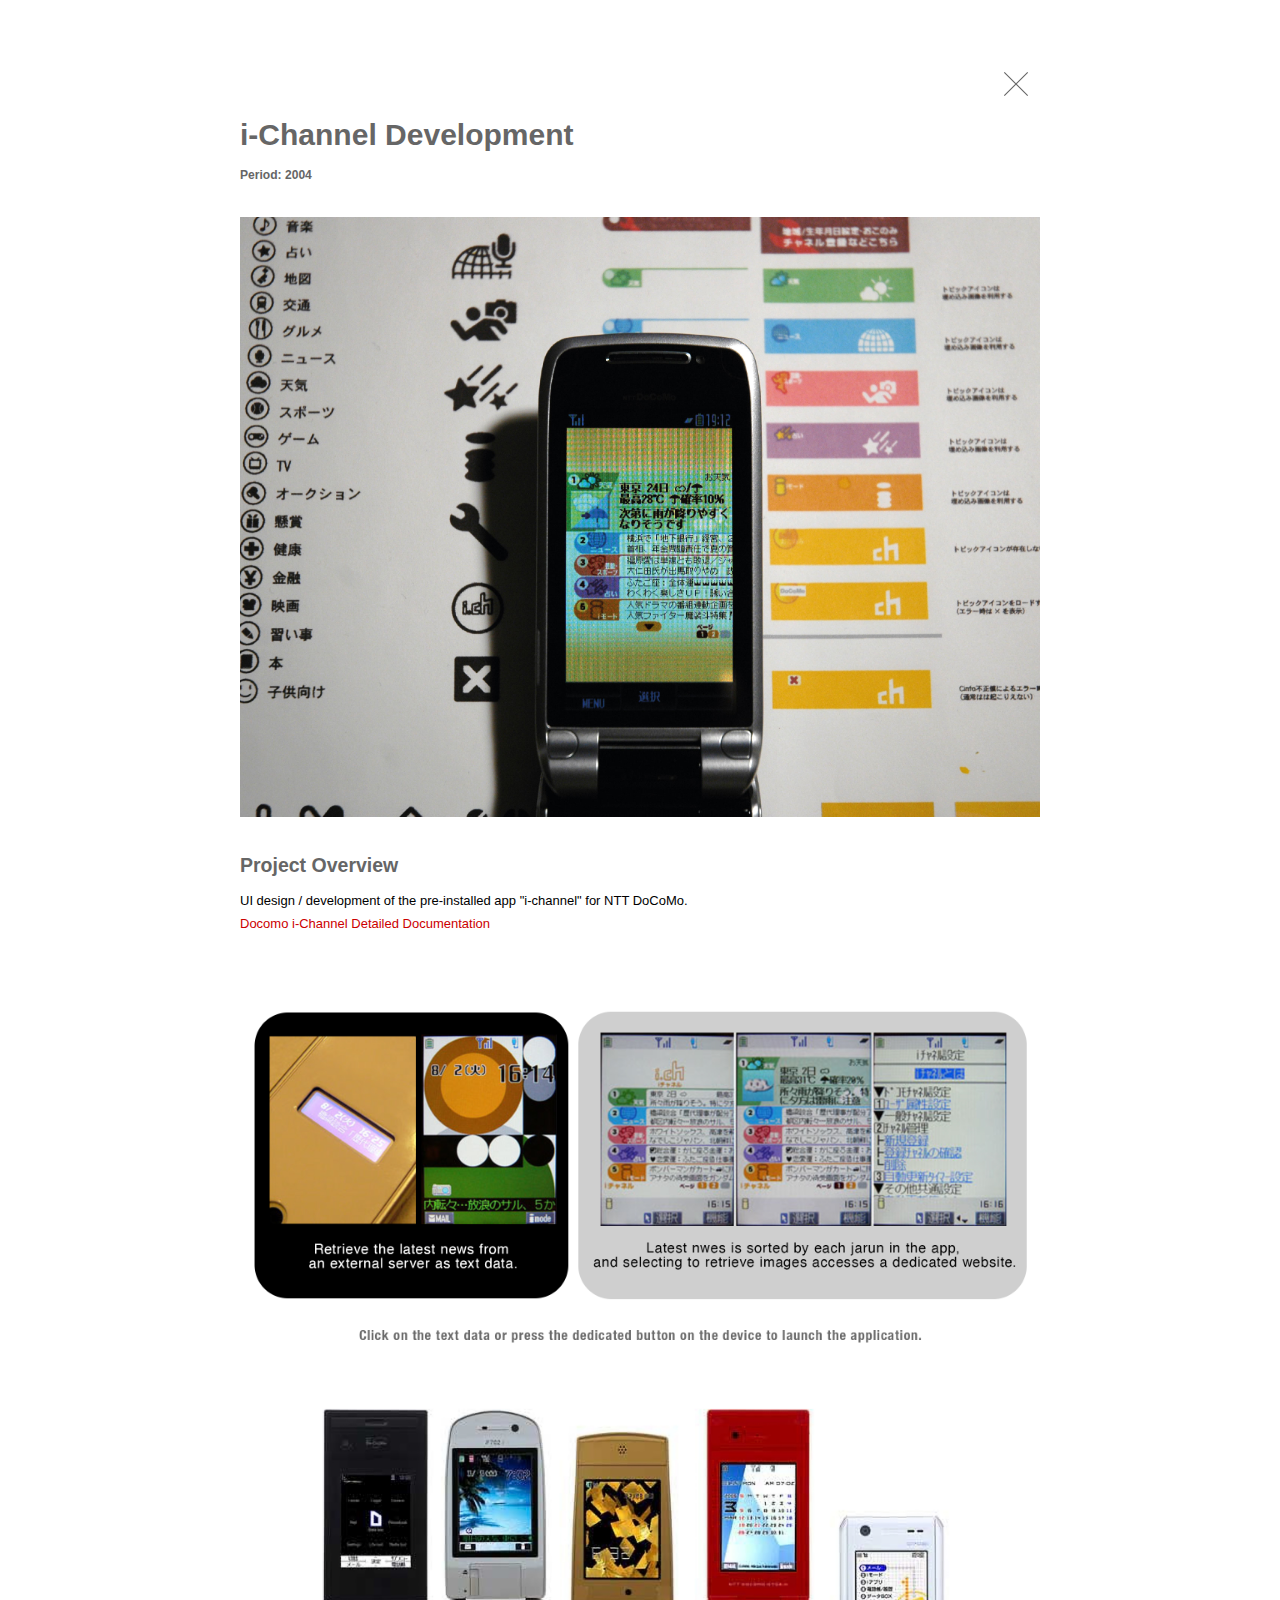
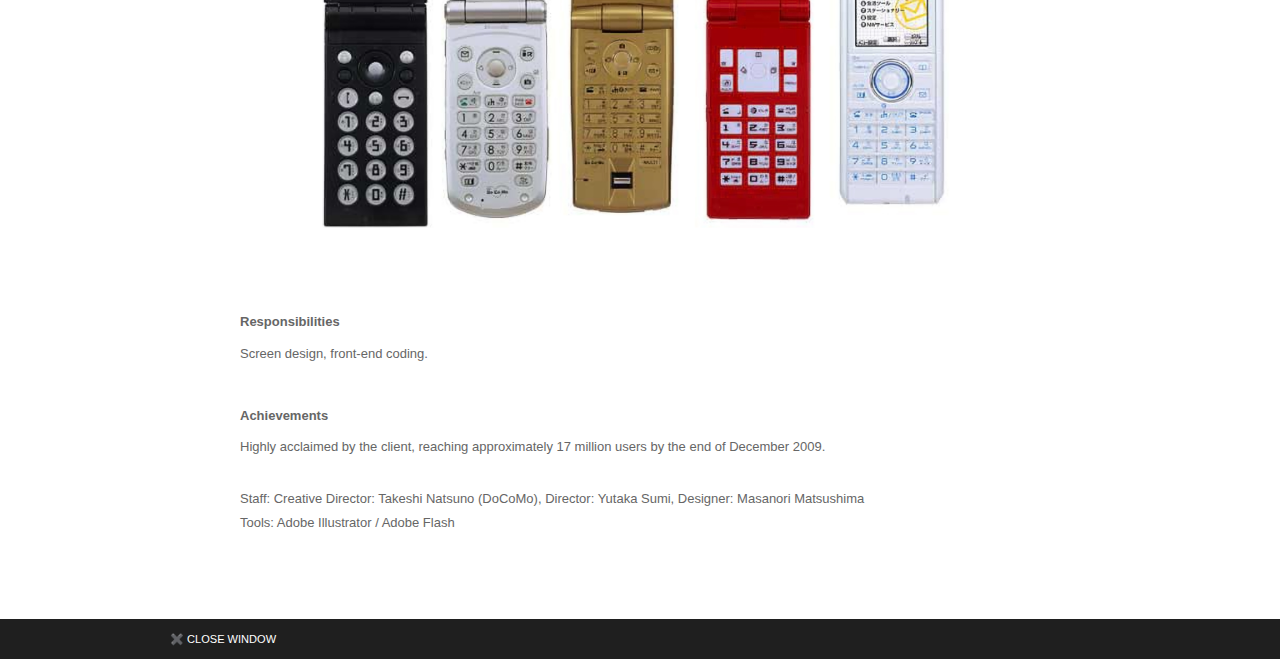
<file: 01_AppUIDesignDevelopment.html>
<!DOCTYPE html>
<html>
<head>
	<meta http-equiv="Content-Type" content="text/html; charset=UTF-8">
	<meta charset="utf-8">
	<title>App UI Design/Development:</title>
	<meta name="description" content="Portfolio">
	<meta name="viewport" content="width=device-width, user-scalable=no, initial-scale=1.0, minimum-scale=1.0, maximum-scale=1.0">
	<meta name="format-detection" content="telephone=no">
	<link rel="shortcut icon" href="./html_files/UI/favicon.ico" type="image/vnd.microsoft.icon">
	<link rel="icon" href="./html_files/UI/favicon.ico" type="image/vnd.microsoft.icon">
	<link rel="apple-touch-icon-precomposed" href="./html_files/UI/apple-touch-icon.png">
	<link rel="stylesheet" href="./html_files/css/reset.css" media="all">
	<link rel="stylesheet" href="./html_files/css/bg.css" media="all">
	<link rel="stylesheet" href="./html_files/css/layout.css" media="all">
	<link rel="stylesheet" type="text/css" href="./html_files/css/tablet.css" media="screen and (max-width: 800px)">
	<link rel="stylesheet" type="text/css" href="./html_files/css/sp.css" media="screen and (max-width: 640px)">
	<link rel="stylesheet" href="./html_files/css/style.css">
</head>

<section id="works" class="group">
	<div class="contents worksin">
		<div style="text-align:right;">
			<a href="javascript:;" onclick="window.open('','_self').close(); return false;"><img src="./html_files/UI/close.svg" width="32" height="32"></a>
		</div>
			<h1>i-Channel Development</h1>
			<p class="date">Period: 2004</p>
			<p class="worksmain">

				<article class="article">
					<img src="./html_files/image/01/ichannal.jpg" alt="">

					<h2 class="title clear"><br>Project Overview<br></h2>
					<div class="body">
						<p>
							<span style="color:#000000">
								UI design / development of the pre-installed app "i-channel" for NTT DoCoMo.<br>
								<a href="https://www.docomo.ne.jp/english/binary/pdf/corporate/technology/rd/technical_journal/bn/vol7_3/vol7_3_016en.pdf#page=1">Docomo i-Channel Detailed Documentation</a>
								<img src="./html_files/image/01/Docomo2.jpg" alt="">
								<img src="./html_files/image/01/Docomo.jpg" alt="">
								<h4><br>Responsibilities<br></h4>
								Screen design, front-end coding.<br>
								<h4><br>Achievements<br></h4>
								Highly acclaimed by the client, reaching approximately 17 million users by the end of December 2009.
							</span>
						</p>
						<p>
							Staff: Creative Director: Takeshi Natsuno (DoCoMo), Director: Yutaka Sumi, Designer: Masanori Matsushima
							<br>
							Tools: Adobe Illustrator / Adobe Flash
						</p>
					</div>

			</p>
			</article>
			<!-- #works -->
		</div>
</section>

<section id="list" class="group">
	<div class="contents listin">
		<div id="contactsBlock">
			<div class="contact">
				<dl class="group">
					<dd><a href="./index.html" class="btn btn-border">BACK</a></dd>
				</dl>
				<!-- .contact -->
			</div>
		</div>
		<!-- #sholist -->
	</div>
</section>


<footer id="footer">
	<div class="ftin group">
		<ul>
			<li><a href="javascript:;" onclick="window.open('','_self').close(); return false;">✖️ CLOSE WINDOW</a></li>
		</ul>
		<!-- #footer -->
	</div>
</footer>
<!-- #wrap --></div>

</body>
</html>
</file>
<file: html_files/css/bg.css>
@charset "utf-8";


HTML {_background: url(/UI/trans.gif) no-repeat fixed;}
.bgstretcher-area { text-align: left; }
.bgstretcher, .bgstretcher UL, .bgstretcher UL LI {
	position: absolute;
	top: 0;
	left: 0;
}
.bgstretcher UL, .bgstretcher UL LI {
	margin: 0;
	padding: 0;
	list-style: none;
}
.bgstretcher {
	background: black;
	overflow: hidden;
	width: 100%;
	position: fixed;
	z-index: 1;
	_position: absolute; /*IE6 doesn't support fixed positioning*/
	top: 0;
	left: 0;
}
</file>
<file: html_files/css/layout.css>
@charset "utf-8";
body{
	background-repeat:no-repeat;
	}
img {
	max-width: 100%;
	height: auto;
	width /***/: auto;
}
#mti_wfs_colophon a{
	display:none;
	}
#wrap{
	position: relative;
	width:100%;
	padding-bottom:0;
	}
#home #wrap{
	padding:1280px 0 0 0;
	}
#header{
	width:100%;
	height:100px;

	background:rgba(204,204,204,0.9);
	filter:progid:DXImageTransform.Microsoft.Gradient(GradientType=0,StartColorStr=#00cccccc,EndColorStr=#00cccccc);
	-ms-filter: "progid:DXImageTransform.Microsoft.Gradient(GradientType=0,StartColorStr=#90cccccc,EndColorStr=#90ccccccc)";
	line-height:1;
	}
#home #header{
	position:fixed;
	bottom:0;
	left:0;
	}
#home #header.topfixed{
	position:fixed;
	top:0;
	left:0;
	z-index:8888;
	}
#header2{
	display:none;
	}
#header #gnav{
	width:940px;
	margin:0 auto;
	}
#header #gnav h1{
	float:left;
	width:181px;
	margin-top:32px;
	}
#header #gnav ul{
	float:right;
	width:auto;
	}
#header #gnav ul li{
	position:relative;
	float:left;
	display:inline;
	margin:45px 0 0 30px;
	padding-bottom:1px;
	text-decoration:none;
	font-family:'HelveticaWorldW01', Arial;
	font-weight:bold;
	line-height:1;
	}
#header #gnav ul li a{
	-webkit-transition: all 1s ease;
	-moz-transition: all 1s ease;
	-o-transition: all 1s ease;
	}
#header #gnav a{
	color:#CC0000;
	text-decoration:none;
	}
#header #gnav a:visited{
	color:#CC0000;
	text-decoration:none;
	}
#header #gnav a:hover{
	color:#e2585e;
	text-decoration:none;
	}
#header #gnav ul li ul#contactsMenu{
	position:absolute;
	display:block;
	bottom:59px;
	left:-222px;
	display:none;
	width:420px;
	height:117px;
	padding:18px 20px;
	background:#eee;
	z-index:9999;
	}
#header.topfixed #gnav ul li ul#contactsMenu{
	top:55px;
	}
#header #gnav li li{
	float:none;
	display:block;
	margin:0 0 15px 0;
	font-weight:normal;
	}
#header #gnav li li img{
	margin:0 0 5px 0;
	}
#header #gnav li li.tit{
	font-size:139%;
	font-weight:bold;
	}
#header #gnav li li.sub{
	margin-left:3px;
	font-weight:bold;
	}
#header #gnav li li.sub a{
	display:inline-block;
	margin-top:7px;
	font-weight:normal;
	font-size:93%;
	}
#header #gnav li li.close{
	position: absolute;
	bottom: 10px;
	right:10px;
	width:11px;
	height:11px;
	margin:0;
	}
#header #gnav li li.close a,
#header #gnav li li.close a:visited,
#header #gnav li li.close a:hover{
	color:#333;
	}
#footer{
	width:100%;
	height:40px;
	background:#1f1f1f;
	line-height:1;
	}
#footer.btmFixed{
	position:fixed;
	bottom:0;
	left:0;
	}
#footer .ftin{
	width:940px;
	margin:0 auto;
	padding-top:15px;
	font-size:85%;
	}
#footer #copyright{
	float:right;
	}
#footer ul{
	float:left;
	}
.contents h1{
	clear:both;
	font-size:231%;
	font-weight:bold;
	}
.contents h2{
	clear:both;
	font-size:185%;
	font-weight:bold;
	}
#pagetop{
	position:fixed;
	bottom:30px;
	right:30px;
	width:39px;
	text-align:right;
	z-index:9999;
	}
/*list */
#list{
	width:100%;
	margin:0 0 0 0;
	min-height:0px;
	background:#FFF;
	}
#list h1{
	margin-bottom:10px;
	}
#list h2{
	margin-bottom:30px;
	}
#list .listin{
	width:800px;
	margin:0 auto;
	padding:0px 0 0 0;
	}

#list .listin .contact{
	padding-bottom:45px;
	}
#list .listin .contact dl{
	margin:0 0 25px 160px;
	line-height:24px;
	}
#list .listin .contact dt{
	font-size:108%;
	font-weight:bold;
	}
#list .listin .store dl{
	line-height:24px;
	}
#list .listin .store dt{
	float:left;
	display:inline-block;
	width:155px;
	padding-left:5px;
	font-weight:bold;
	font-size:108%;
	color:#cc0000;
	}
/* works */
#works{
	width:100%;
	margin:0;
	padding-bottom:0px;
	background:#FFF;
	}
#works h1{
	margin-bottom:10px;
	}
#works h2{
	margin-bottom:30px;
	}
#works .worksin{
	width:800px;
	margin:0 auto;
	padding:60px 0 0 0;
	}
#works .worksmain{
	margin-bottom:25px;
	}
#works .worksmain img{
	border-top-width: 0px;
	border-right-width: 0px;
	border-bottom-width: 0px;
	border-left-width: 0px;
	border-top-style: solid;
	border-right-style: solid;
	border-bottom-style: solid;
	border-left-style: solid;
	border-top-color: #ddd;
	border-right-color: #ddd;
	border-bottom-color: #ddd;
	border-left-color: #ddd;
	}

#video {
	border:0;
    max-width: 100%;
    height: auto;
	}

#works .date{
	margin-bottom:25px;
	font-size:93%;
	font-weight:bold;
	}
#works .title{
	margin-bottom:10px;
	font-size:150%;
	line-height:1.3em;
	}
#works .body p{
	margin-bottom:25px;
	font-size:100%;
	line-height:1.8em;
	}
#works .body img{
	border:0;
	}
#works .body img.nobd{
	border:0;
	}
.article{
	display:block;
	clear:both;
	margin-bottom:60px;
	}
.article .body img.fLeft{
	float:left;
	margin:0 20px 20px 0;
	}
.article .body img.fRight{
	float:right;
	margin:0 0 20px 20px;
	}
.article .body a{
	color:#CC0000;
	text-decoration:none;
	}
.article .body a:visited{
	color:#CC0000;
	text-decoration:none;
	}
.article .body a:hover{
	color:#e2585e;
	text-decoration:none;
	}

.article .body:after { content: "."; display: block; height: 0; clear: both; visibility: hidden; }
.article .body  {display: inline-block;} /* Hides from IE-mac \*/ * html .article .body{height: 1%;}
.article .body {display: block;} /* End hide from IE-mac */

/* info */
#info{
	width:100%;
	margin:0;
	background:#FFF;
	}
#info h1{
	margin-bottom:30px;
	}
#info h2{
	margin-bottom:30px;
	}
#info .comin{
	width:780px;
	margin:0 auto;
	padding:155px 0 0 0;
	}
#info #contact{
	padding-bottom:100px;
	}
#info #contact p{
	margin-bottom:30px;
	line-height:1.8em;
	}
#info .profile{
	margin-bottom:60px;
	}
#info .profile h2{
	margin-top:50px;
	margin-bottom:20px;
	}
#info .profile h3{
	margin-bottom:8px;
	font-size:124%;
	}
#info .profile table{
	margin-bottom:20px;
	}
#info .profile p{
	margin-bottom:20px;
	}
#info .profile .mb20{
	margin-bottom:20px;
	}
#info .profile .mb30{
	margin-bottom:30px;
	}
#info .profile .mb40{
	margin-bottom:40px;
	}
#info .profile td,
#info .profile th{
	padding-bottom:5px;
	}
#info .profile sup{
	vertical-align:2px;
	}
#info .profile th{
	font-weight:normal;
	padding-right:10px;
	vertical-align:top;
	white-space:nowrap;
	}
#contactsBlock{
	display:none;
	}
*,
*:before,
*:after {
	-webkit-box-sizing: inherit;
	box-sizing: inherit;
}

html {
	-webkit-box-sizing: border-box;
	box-sizing: border-box;
	font-size: 62.5%; /*rem算出をしやすくするために*/
}

.btn,
a.btn,
button.btn {
	font-size: 1rem;
	font-weight: 700;
	line-height: 1;
	position: relative;
	display: inline-block;
	padding: 1rem 4rem;
	cursor: pointer;
	-webkit-user-select: none;
	-moz-user-select: none;
	-ms-user-select: none;
	user-select: none;
	-webkit-transition: all 0.3s;
	transition: all 0.3s;
	text-align: center;
	vertical-align: middle;
	text-decoration: none;
	letter-spacing: 0.1em;
	color: #212529;
	border-radius: 0.5rem;
}
a.btn-border {
	border-radius: 0;
}

	a.btn-border:before,
	a.btn-border:after {
		position: absolute;
		width: 100%;
		height: 1px;
		content: '';
		-webkit-transition: all .3s;
		transition: all .3s;
		background: #000;
	}

	a.btn-border:before {
		top: 0;
		left: 0;
	}

	a.btn-border:after {
		right: 0;
		bottom: 0;
	}

	a.btn-border:hover:before,
	a.btn-border:hover:after {
		width: 0;
	}
</file>
<file: html_files/css/tablet.css>
@charset "utf-8";
body{
	background-size:auto 1024px;
	background-position: center 0;
	}
img{
	max-width: 100%;
	height: auto;
	width /***/:auto;
	}
#header{
	width:100%;
	padding-bottom:15px;
	text-align:center;
	}
#header2{
	display:none;
	}
header #gnav{
	width:96% !important;
	margin:0 auto;
	}
#header,
#home #header{
	position:fixed !important;
	top:0;
	left:0;
	z-index:9990;
	}
#header #gnav h1{
	float:none;
	width:100%;
	margin-top:10px;
	text-align:center;
	}
#header #gnav ul{
	float:none;
	padding:20px 0;
	display:inline-block;
	}
#header #gnav ul li{
	margin:0 100px 0 0;
	}
#header #gnav ul li ul#contactsMenu{
	bottom:60px;
	top:60px;
	height:160px;
	padding:20px 0 20px 30px;
	text-align:left;
	}
#header #gnav li li.tit{
	margin-bottom:20px;
	}
#header #gnav li li{
	margin-bottom:10px;
	}
#footer .ftin{
	width:96%;
	margin:0 auto;
	}
#footer #copyright{
	float:right;
	}
#footer ul{
	float:left;
	}
/* list */
#list .listin{
	width:90%;
	margin:0 auto;
	margin-left:5%;
	}
#list .listin .store dt{
	float:left;
	width:30%;
	padding-left:0;
	-moz-box-sizing: border-box;
	-webkit-box-sizing: border-box;
	-o-box-sizing: border-box;
	-ms-box-sizing: border-box;
	}
#list .listin .store dd{
	float:right;
	width:60%;
	}
#list .listin .streetshop dt{
	float:left;
	width:40%;
	}
#list .listin .streetshop dd{
	float:left;
	width:60%;
	}
/* works */
#works .worksin{
	width:90%;
	margin:0 auto;
	}


.article .body:after { content: "."; display: block; height: 0; clear: both; visibility: hidden; }
.article .body  {display: inline-block;} /* Hides from IE-mac \*/ * html .article .body{height: 1%;}
.article .body {display: block;} /* End hide from IE-mac */

/* info */
#info .comin{
	width:90%;
	margin:0 auto;
	}
#info .access .left{
	float:left;
	width:50%;
	}
#info .access .right{
	float:right;
	width:50%;
	}

#pagetop{
	display:none !important;
	}
</file>
<file: html_files/css/sp.css>
@charset "utf-8";
body, html{
	-webkit-text-size-adjust: 100%;
}
#header{
	height:140px;
	margin:0;
	padding:0;
	}
header #gnav{
	width:100%;
	margin:0;
	padding:0;
	}
#header #gnav h1{
	float:none;
	width:181px;
	margin:15px auto;
	}

#home #header{
	position:fixed;
	top:0;
	left:0;
	}
#header #gnav ul{
	float:none;
	width:100%;
	margin:0;
	padding:0;
	}
#header #gnav ul li{
	float:left;
	width:33%;
	margin:0;
	padding:0;
	text-align:center;
	-moz-box-sizing: content-box;
	-webkit-box-sizing: content-box;
	-o-box-sizing: content-box;
	-ms-box-sizing: content-box;
	}
#header #gnav ul li a{
	float:left;
	width:100%;
	display:block;
	margin:0;
	padding:10px 0;
	-moz-box-sizing: content-box;
	-webkit-box-sizing: content-box;
	-o-box-sizing: content-box;
	-ms-box-sizing: content-box;
	}

#list .listin .contact dl{
	margin:0 0 15px 0;
	}
#list .listin .store{
	margin-top:50px;
	}
#list .listin .store dt{
	float:none;
	width:auto;
	}
#list .listin .store dd{
	float:none;
	width:100%;
	-moz-box-sizing: content-box;
	-webkit-box-sizing: content-box;
	-o-box-sizing: content-box;
	-ms-box-sizing: content-box;
	}

#header #gnav ul li ul#contactsMenu{
	bottom:0;
	left:10px;
	width:240px;
	}
#header.topfixed #gnav ul li ul#contactsMenu{
	top:0;
	}
#header #gnav li li{
	float:none !important;
	text-align:left;
	}
#header #gnav li li.tit{width:200px;}
#header #gnav li li.sub{
	width:100%;
	margin:0;
	padding:0 20px 0 0;
	font-weight:bold;
	}
#header #gnav li li.sub a{
	margin-top:0;
	}
#header #gnav li li.close{
	position: absolute;
	bottom: 20px;
	right:10px;
	width:11px;
	height:11px;
	margin:0;
	padding:0;
	}
/* header2 */
#header{
	display:none;
	}
#header2{
	display:block;
	width:96%;
	padding:10px 2%;
	position:fixed;
	top:0;
	left:0;
	background:rgb(204,204,204);
	filter: Alpha(opacity=90);
	background:rgba(204,204,204,0.9);
	line-height:1;
	z-index:9999 !important;
	}
#header2 h1{
	float:left;
	}
#header2 .nav{
	float:right;
	}
#header2 .menu a{
	display:block;
	width:24px;
	height:24px;
	margin-top:4px;
	background:#999;
	border-radius:2px;
	color:#FFF;
	}
#header2 .menulist{
	display:none;
	}
#header2 .menulist{
	position:absolute;
	top:0;
	left:0;
	width:100%;
	height:auto;
	background: #666;
	opacity:0.8;
	z-index:9999;
	color:#FFF;
	}
#header2 .menulist li a{
	display:block;
	padding:15px 0;
	text-align:center;
	color:#FFF;
	border-bottom:1px solid #999;
	font-size:116%;
	letter-spacing:1px;
	}

#contactsBlock{
	display:block;
	}
</file>
<file: html_files/css/style.css>
.wpcf7-response-output.wpcf7-validation-errors{
padding-top:30px;
color:#ff0000;
text-align:center;
}
.wpcf7-not-valid-tip-no-ajax{
color:#ff0000;
}
.wpcf7-response-output.wpcf7-mail-sent-ok{
padding-top:30px;
text-align:center;
}
input. wpcf7-captchar{
vertical-align:middle;
}
.ninsho{
text-align:center;
padding-bottom:20px;
}
.ninsho img{
vertical-align:middle;
}
.redtext{
color:#CC0000;
}
</file>
